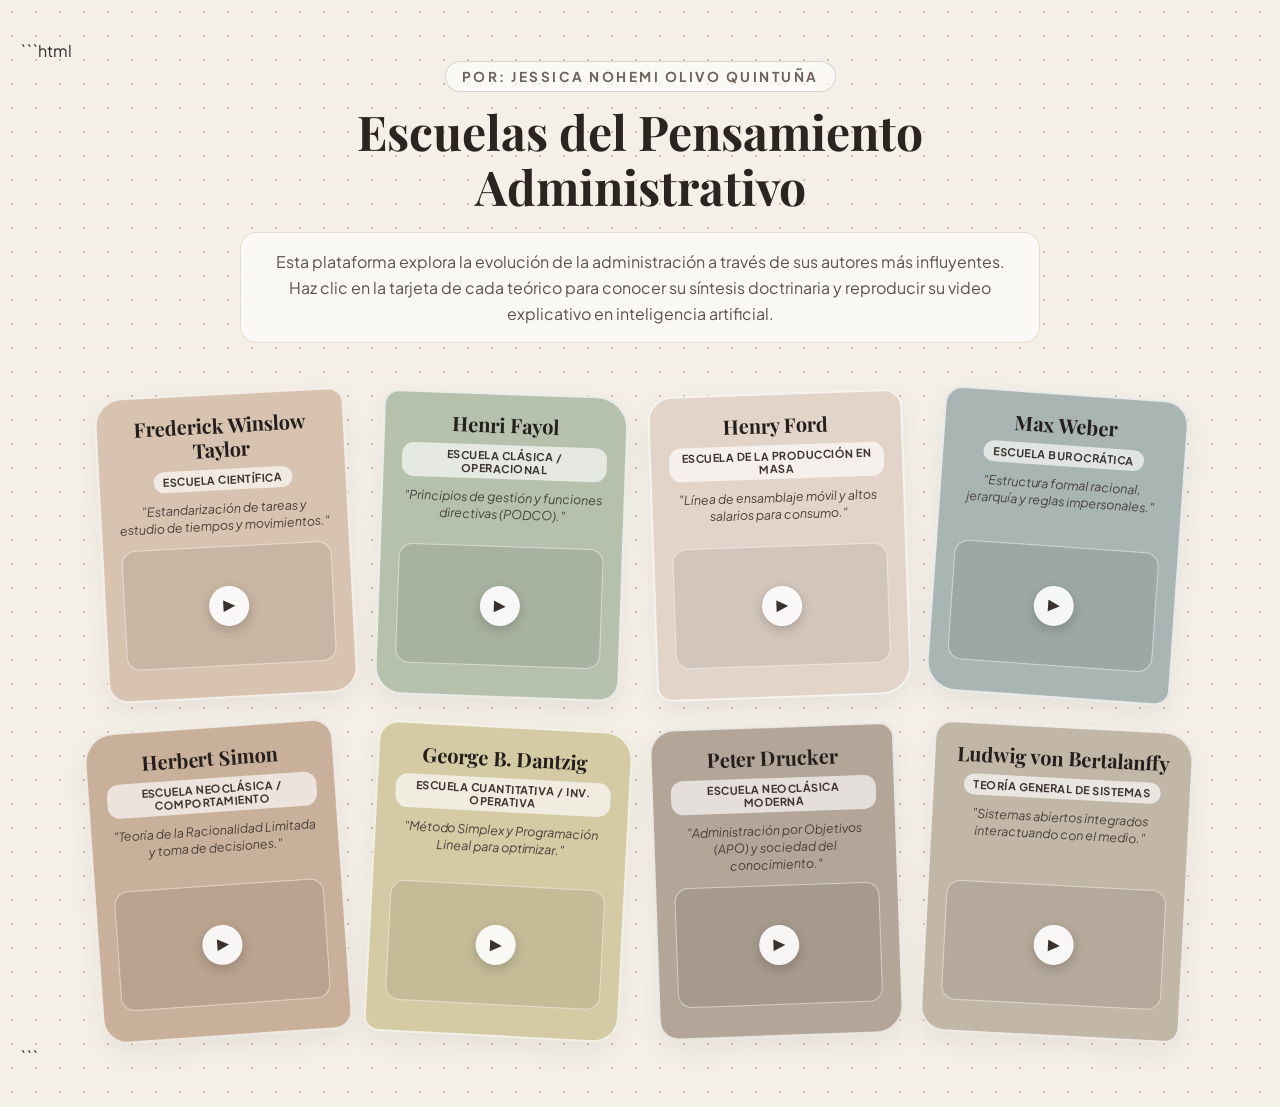
<file: index.html>
```html
<!DOCTYPE html>
<html lang="es">

<head>
<meta charset="UTF-8">
<meta name="viewport" content="width=device-width, initial-scale=1.0">

<title>Escuelas del Pensamiento Administrativo - Jessica Olivo</title>

<link href="https://fonts.googleapis.com/css2?family=Playfair+Display:ital,wght@0,600;0,700;1,400&family=Plus+Jakarta+Sans:wght@400;500;600;700&display=swap" rel="stylesheet">

<style>

/* =========================================================
   CONFIGURACIÓN GENERAL
========================================================= */

:root {
    --bg-color: #f4f0e8;
    --card-text: #2c2927;

    --c1: #d8c3b0;
    --c2: #b5c0ad;
    --c3: #e2d4c9;
    --c4: #a8b5b2;
    --c5: #c9b09a;
    --c6: #d4caa3;
    --c7: #b3a598;
    --c8: #c2b6a6;
}

* {
    box-sizing: border-box;
    margin: 0;
    padding: 0;
}

body {
    font-family: 'Plus Jakarta Sans', sans-serif;

    background-color: var(--bg-color);

    background-image:
        radial-gradient(#ccbfae 1.2px, transparent 1.2px);

    background-size: 24px 24px;

    color: var(--card-text);

    min-height: 100vh;

    padding: 40px 20px;
}


/* =========================================================
   ENCABEZADO
========================================================= */

header {
    text-align: center;
    max-width: 800px;
    margin: 0 auto 40px auto;
}

.author-credit {
    font-size: 0.85rem;
    text-transform: uppercase;
    letter-spacing: 2.5px;
    font-weight: 700;

    color: #6e625a;

    margin-bottom: 12px;

    display: inline-block;

    background: rgba(255,255,255,0.6);

    padding: 6px 16px;

    border-radius: 20px;

    border: 1px solid rgba(140,127,118,0.3);
}

header h1 {
    font-family: 'Playfair Display', serif;

    font-size: 3rem;

    font-weight: 700;

    color: #2b2522;

    line-height: 1.15;

    animation: floatTitle 4s ease-in-out infinite;

    display: inline-block;
}

@keyframes floatTitle {

    0%, 100% {
        transform: translateY(0);
    }

    50% {
        transform: translateY(-7px);
    }
}

.intro-box {
    margin-top: 18px;

    font-size: 1rem;

    color: #5c524c;

    line-height: 1.6;

    background: rgba(255,255,255,0.55);

    padding: 16px 24px;

    border-radius: 16px;

    border: 1px solid rgba(216,195,176,0.5);

    backdrop-filter: blur(4px);
}


/* =========================================================
   TABLERO
========================================================= */

.collage-board {
    max-width: 1200px;

    margin: 0 auto;

    display: flex;

    flex-wrap: wrap;

    justify-content: center;

    align-items: stretch;

    gap: 28px;

    padding: 10px;
}


/* =========================================================
   TARJETAS
========================================================= */

.author-card {
    position: relative;

    padding: 18px;

    cursor: pointer;

    box-shadow:
        0 10px 25px rgba(70,60,50,0.08);

    transition:
        all 0.35s cubic-bezier(0.25,1,0.5,1);

    display: flex;

    flex-direction: column;

    justify-content: space-between;

    border: 2px solid rgba(255,255,255,0.7);

    color: #332d29;
}

.author-card:hover {
    transform:
        translateY(-8px)
        scale(1.04)
        rotate(0deg) !important;

    z-index: 10;

    box-shadow:
        0 20px 35px rgba(70,60,50,0.16);
}


/* =========================================================
   INFORMACIÓN
========================================================= */

.card-header-info {
    text-align: center;
    width: 100%;
}

.author-card h3 {
    font-family: 'Playfair Display', serif;

    font-size: 1.25rem;

    text-align: center;

    line-height: 1.2;

    margin-bottom: 8px;

    color: #241f1d;

    transition:
        transform 0.3s,
        color 0.3s;

    display: inline-block;

    width: 100%;
}

.author-card:hover h3 {
    transform: scale(1.15);
    color: #000;
}

.school-tag {
    background:
        rgba(255,255,255,0.65);

    color: #3d3530;

    font-size: 0.68rem;

    padding: 4px 10px;

    border-radius: 12px;

    font-weight: 700;

    text-transform: uppercase;

    letter-spacing: 0.5px;

    display: inline-block;

    margin-bottom: 4px;
}

.concept-summary {
    font-size: 0.78rem;

    color: #4a423d;

    line-height: 1.35;

    margin-top: 6px;

    font-style: italic;
}


/* =========================================================
   MINIATURA
========================================================= */

.video-thumbnail-box {
    width: 100%;

    height: 120px;

    border-radius: 14px;

    background: rgba(0,0,0,0.07);

    margin: 12px 0;

    overflow: hidden;

    display: flex;

    justify-content: center;

    align-items: center;

    position: relative;

    border:
        1px solid rgba(255,255,255,0.5);
}

.video-thumbnail-box video {
    width: 100%;
    height: 100%;
    object-fit: cover;
    display: block;
}


/* =========================================================
   PLAY
========================================================= */

.play-icon-overlay {
    position: absolute;

    width: 40px;
    height: 40px;

    background:
        rgba(255,255,255,0.9);

    border-radius: 50%;

    display: flex;

    align-items: center;

    justify-content: center;

    font-size: 0.95rem;

    color: #38312d;

    box-shadow:
        0 4px 12px rgba(0,0,0,0.18);

    transition: all 0.25s ease;
}

.author-card:hover .play-icon-overlay {
    transform: scale(1.15);

    background: white;

    color: #000;
}


/* =========================================================
   TARJETAS
========================================================= */

.card-1 {
    background: var(--c1);
    width: 250px;
    transform: rotate(-3deg);
    border-radius: 28px 15px 25px 20px;
}

.card-2 {
    background: var(--c2);
    width: 245px;
    transform: rotate(2deg);
    border-radius: 15px 32px 20px 28px;
}

.card-3 {
    background: var(--c3);
    width: 255px;
    transform: rotate(-2deg);
    border-radius: 25px 18px 30px 15px;
}

.card-4 {
    background: var(--c4);
    width: 245px;
    transform: rotate(4deg);
    border-radius: 18px 25px 15px 30px;
}

.card-5 {
    background: var(--c5);
    width: 250px;
    transform: rotate(-4deg);
    border-radius: 30px 20px 18px 25px;
}

.card-6 {
    background: var(--c6);
    width: 255px;
    transform: rotate(3deg);
    border-radius: 20px 28px 25px 15px;
}

.card-7 {
    background: var(--c7);
    width: 245px;
    transform: rotate(-2deg);
    border-radius: 25px 15px 28px 20px;
}

.card-8 {
    background: var(--c8);
    width: 260px;
    transform: rotate(3deg);
    border-radius: 18px 30px 15px 25px;
}


/* =========================================================
   VENTANA
========================================================= */

.overlay {
    position: fixed;

    top: 0;
    left: 0;

    width: 100vw;
    height: 100vh;

    background:
        rgba(30,26,24,0.65);

    backdrop-filter: blur(8px);

    display: none;

    justify-content: center;

    align-items: center;

    z-index: 1000;

    opacity: 0;

    transition:
        opacity 0.3s ease;
}

.overlay.active {
    display: flex;
    opacity: 1;
}


/* =========================================================
   CAJA
========================================================= */

.expanded-card {
    background: #faf8f5;

    width: 92%;

    max-width: 720px;

    max-height: 90vh;

    overflow-y: auto;

    border-radius: 24px;

    padding: 30px;

    position: relative;

    transform: scale(0.85);

    transition:
        transform 0.35s
        cubic-bezier(0.175,0.885,0.32,1.275);

    box-shadow:
        0 25px 50px rgba(0,0,0,0.25);

    border:
        1px solid #e8e2d8;
}

.overlay.active .expanded-card {
    transform: scale(1);
}


/* =========================================================
   CERRAR
========================================================= */

.close-btn {
    position: absolute;

    top: 18px;
    right: 22px;

    font-size: 1.6rem;

    background: none;

    border: none;

    cursor: pointer;

    color: #756a63;

    transition: color 0.2s;
}

.close-btn:hover {
    color: #2b2522;
}


/* =========================================================
   TEXTO
========================================================= */

.expanded-title {
    font-family:
        'Playfair Display',
        serif;

    font-size: 2rem;

    color: #38312d;

    padding-right: 40px;
}

.expanded-school {
    font-size: 0.85rem;

    font-weight: 700;

    color: #756a63;

    text-transform: uppercase;

    letter-spacing: 1px;

    margin-top: 2px;
}

.expanded-desc {
    font-size: 0.9rem;

    color: #4a423d;

    margin: 10px 0 18px 0;

    line-height: 1.5;
}


/* =========================================================
   VIDEO
========================================================= */

.video-player-box {
    width: 100%;

    border-radius: 16px;

    overflow: hidden;

    background: #1f1c1a;

    max-height: 500px;

    min-height: 180px;

    display: flex;

    justify-content: center;

    align-items: center;

    box-shadow:
        inset 0 0 10px rgba(0,0,0,0.5);
}

.video-player-box video {
    display: block;

    width: 100%;

    max-height: 500px;

    background: #000;
}


/* =========================================================
   ERROR
========================================================= */

.video-error {
    color: #e8d5c8;

    text-align: center;

    padding: 35px 20px;

    line-height: 1.6;

    font-size: 0.9rem;
}

.video-error strong {
    display: block;

    font-size: 1rem;

    margin-bottom: 8px;
}


/* =========================================================
   RESPONSIVE
========================================================= */

@media (max-width: 600px) {

    body {
        padding: 25px 10px;
    }

    header h1 {
        font-size: 2.2rem;
    }

    .intro-box {
        font-size: 0.9rem;
    }

    .collage-board {
        gap: 20px;
    }

    .author-card {
        width: 90% !important;
        max-width: 320px;
    }

    .expanded-card {
        width: 95%;
        padding: 22px;
    }

    .expanded-title {
        font-size: 1.6rem;
    }

    .video-player-box {
        max-height: 300px;
    }

    .video-player-box video {
        max-height: 300px;
    }
}

</style>

</head>


<body>


<header>

    <span class="author-credit">
        Por: Jessica Nohemi Olivo Quintuña
    </span>

    <h1>
        Escuelas del Pensamiento Administrativo
    </h1>

    <div class="intro-box">

        Esta plataforma explora la evolución de la administración
        a través de sus autores más influyentes. Haz clic en la tarjeta
        de cada teórico para conocer su síntesis doctrinaria y reproducir
        su video explicativo en inteligencia artificial.

    </div>

</header>



<main
    class="collage-board"
    id="collageBoard">
</main>



<div
    class="overlay"
    id="videoOverlay">

    <div class="expanded-card">

        <button
            class="close-btn"
            onclick="closeVideo()">
            ✕
        </button>

        <h2
            class="expanded-title"
            id="expTitle">
            Autor
        </h2>

        <p
            class="expanded-school"
            id="expSchool">
            Escuela / Corriente
        </p>

        <p
            class="expanded-desc"
            id="expDesc">
            Descripción.
        </p>

        <div
            class="video-player-box"
            id="videoContainer">
        </div>

    </div>

</div>



<script>

/* =========================================================
   VIDEOS
=========================================================

   IMPORTANTE:

   "./" significa:
   LA MISMA CARPETA DONDE ESTÁ ESTE index.html

   Como tus MP4 están en la raíz del repositorio,
   esta es la ruta correcta para GitHub Pages.

========================================================= */

const VIDEO_BASE = "./";


/* =========================================================
   AUTORES Y NOMBRES EXACTOS
========================================================= */

const authors = [

    {
        name: "Frederick Winslow Taylor",

        school: "Escuela Científica",

        concept:
        "Estandarización de tareas y estudio de tiempos y movimientos.",

        detail:
        "Padre de la Administración Científica. Enfocado en incrementar la eficiencia de la producción mediante la racionalización del trabajo operario.",

        video: "tylor.mp4"
    },


    {
        name: "Henri Fayol",

        school: "Escuela Clásica / Operacional",

        concept:
        "Principios de gestión y funciones directivas (PODCO).",

        detail:
        "Fundador de la Teoría Clásica. Concibió la organización desde la alta dirección y sistematizó las 5 funciones administrativas esenciales.",

        video: "henri.mp4"
    },


    {
        name: "Henry Ford",

        school: "Escuela de la Producción en Masa",

        concept:
        "Línea de ensamblaje móvil y altos salarios para consumo.",

        detail:
        "Revolucionó el sector industrial al aplicar la cadena de montaje automatizada, reduciendo costos y masificando el acceso al automóvil.",

        video: "henrry.mp4"
    },


    {
        name: "Max Weber",

        school: "Escuela Burocrática",

        concept:
        "Estructura formal racional, jerarquía y reglas impersonales.",

        detail:
        "Sociólogo que definió el modelo de burocracia ideal como la forma más racional y objetiva de organizar la gestión organizativa.",

        video: "max.mp4"
    },


    {
        name: "Herbert Simon",

        school: "Escuela Neoclásica / Comportamiento",

        concept:
        "Teoría de la Racionalidad Limitada y toma de decisiones.",

        detail:
        "Premio Nobel de Economía. Demostró que el ser humano toma decisiones satisfactorias y no perfectamente óptimas debido a sus límites cognitivos.",

        video: "herbet.mp4"
    },


    {
        name: "George B. Dantzig",

        school: "Escuela Cuantitativa / Inv. Operativa",

        concept:
        "Método Simplex y Programación Lineal para optimizar.",

        detail:
        "Matemático clave de la investigación operativa. Formuló el método Simplex para resolver modelos complejos de optimización de recursos.",

        video: "George Dantzig Retrato Educativo.mp4"
    },


    {
        name: "Peter Drucker",

        school: "Escuela Neoclásica Moderna",

        concept:
        "Administración por Objetivos (APO) y sociedad del conocimiento.",

        detail:
        "Considerado el padre de la administración moderna. Puso el foco estratégico en los objetivos, los colaboradores y la innovación orientada al cliente.",

        video: "peter.mp4"
    },


    {
        name: "Ludwig von Bertalanffy",

        school: "Teoría General de Sistemas",

        concept:
        "Sistemas abiertos integrados interactuando con el medio.",

        detail:
        "Biólogo que aportó el enfoque sistémico a las organizaciones, concibiéndolas como un todo interconectado que intercambia materia e información con su entorno.",

        video: "bertt.mp4"
    }

];



/* =========================================================
   CREAR TARJETAS
========================================================= */

const board =
document.getElementById("collageBoard");


function renderBoard() {

    board.innerHTML = "";

    authors.forEach(function(author, index) {

        const card =
        document.createElement("div");

        card.className =
        "author-card card-" + (index + 1);

        card.onclick =
        function() {
            playAuthorVideo(index);
        };


        card.innerHTML = `

            <div class="card-header-info">

                <h3>
                    ${author.name}
                </h3>

                <span class="school-tag">
                    ${author.school}
                </span>

                <p class="concept-summary">
                    "${author.concept}"
                </p>

            </div>


            <div class="video-thumbnail-box">

                <video
                    src="${VIDEO_BASE + encodeURIComponent(author.video)}"
                    preload="metadata"
                    muted
                    playsinline>
                </video>

                <div class="play-icon-overlay">
                    ▶
                </div>

            </div>

        `;


        board.appendChild(card);

    });

}



/* =========================================================
   ABRIR VIDEO
========================================================= */

function playAuthorVideo(index) {

    const author =
    authors[index];


    const videoURL =
    VIDEO_BASE + encodeURIComponent(author.video);


    document.getElementById("expTitle").textContent =
    author.name;


    document.getElementById("expSchool").textContent =
    author.school;


    document.getElementById("expDesc").textContent =
    author.detail;


    const container =
    document.getElementById("videoContainer");


    container.innerHTML = `

        <video
            id="mainVideo"
            controls
            autoplay
            playsinline
            preload="auto">

            <source
                src="${videoURL}"
                type="video/mp4">

            Tu navegador no puede reproducir este video.

        </video>

    `;


    const video =
    document.getElementById("mainVideo");


    /* =====================================================
       SI EL VIDEO NO CARGA
    ===================================================== */

    video.addEventListener(
        "error",
        function() {

            container.innerHTML = `

                <div class="video-error">

                    <strong>
                        ⚠️ No se pudo cargar este video
                    </strong>

                    Archivo:
                    <b>${author.video}</b>

                    <br><br>

                    Comprueba que ese nombre sea exactamente
                    igual al que aparece en GitHub.

                </div>

            `;

        }
    );


    document
        .getElementById("videoOverlay")
        .classList.add("active");

}



/* =========================================================
   CERRAR
========================================================= */

function closeVideo() {

    document.getElementById("videoContainer").innerHTML = "";

    document
        .getElementById("videoOverlay")
        .classList.remove("active");

}



/* =========================================================
   CERRAR AL HACER CLIC FUERA
========================================================= */

document
.getElementById("videoOverlay")
.addEventListener(
    "click",
    function(event) {

        if (event.target === this) {
            closeVideo();
        }

    }
);



/* =========================================================
   ESC
========================================================= */

document.addEventListener(
    "keydown",
    function(event) {

        if (event.key === "Escape") {
            closeVideo();
        }

    }
);



/* =========================================================
   INICIAR
========================================================= */

renderBoard();

</script>

</body>
</html>
```
</file>
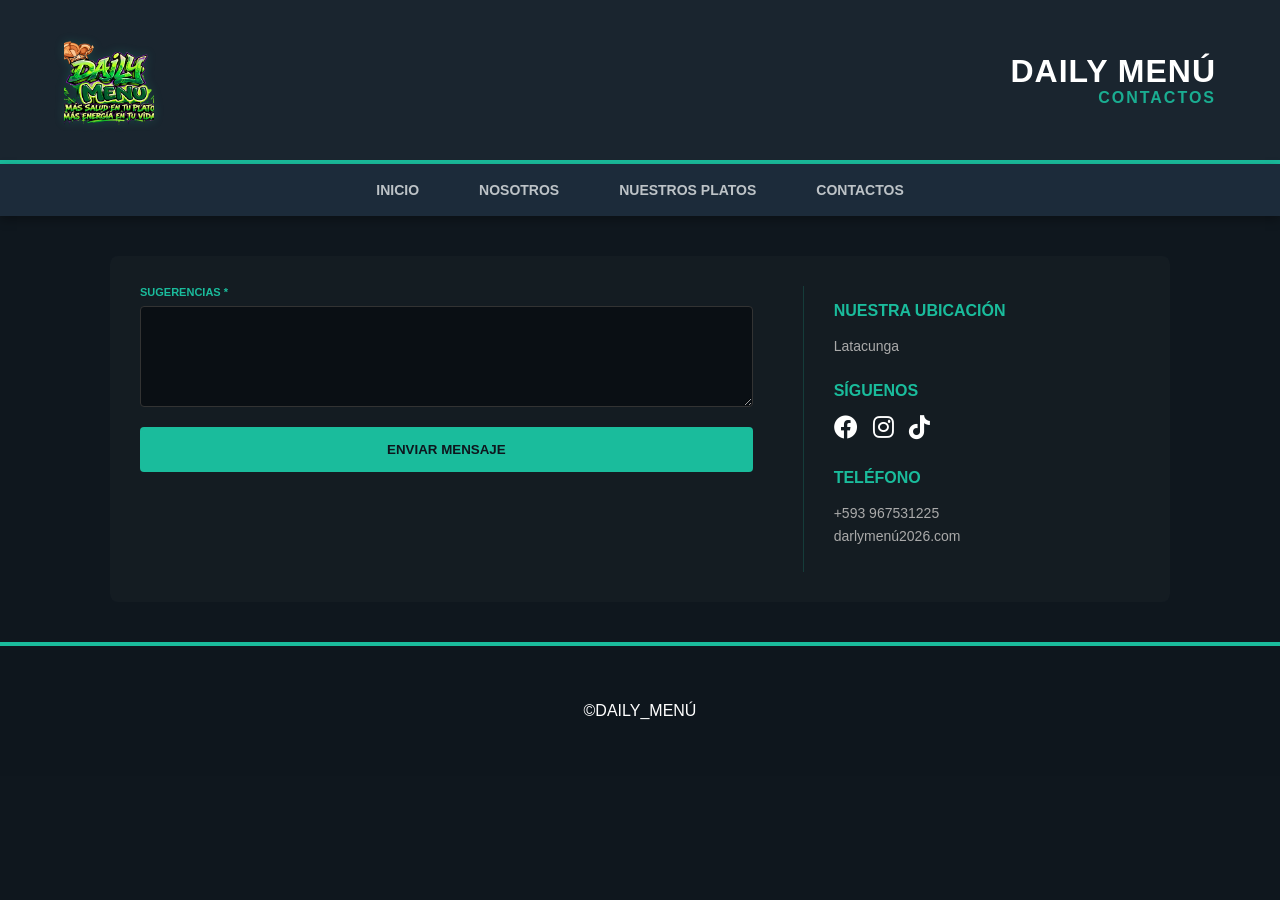
<file: contactos.html>
<!DOCTYPE HTML PUBLIC "-//W3C//DTD HTML 4.01 Transitional//EN" "http://www.w3.org/TR/html4/loose.dtd">
<html>
<head>
<meta http-equiv="Content-Type" content="text/html; charset=utf-8">
<title>DAILY MENÚ</title>
<link href="estilos.css" rel="stylesheet" type="text/css">
<link rel="stylesheet" href="https://cdnjs.cloudflare.com/ajax/libs/font-awesome/6.0.0/css/all.min.css">
<style>
    body { font-family: sans-serif; background: #0e161d; color: white; margin: 0; }
    .contacto-wrapper { 
        display: flex; 
        max-width: 1000px; 
        margin: 40px auto; 
        padding: 30px; 
        gap: 50px;
        background: rgba(255,255,255,0.02);
        border-radius: 8px;
    }
    .form-side { flex: 2; }
    .info-side { flex: 1; border-left: 1px solid #1abc9c33; padding-left: 30px; }
    .input-group { margin-bottom: 20px; }
    .input-group label { display: block; font-size: 11px; color: #1abc9c; font-weight: bold; margin-bottom: 8px; text-transform: uppercase; }
    .input-group input, .input-group textarea { 
        width: 100%; border: 1px solid #333; background: #0a0f14; padding: 12px; 
        box-sizing: border-box; outline: none; color: white; border-radius: 4px;
    }
    .input-group input:focus, .input-group textarea:focus { border-color: #1abc9c; }
     .btn-submit { 
        background: #1abc9c; color: #0e161d; border: none; padding: 15px 30px; 
        text-transform: uppercase; font-weight: bold; cursor: pointer; border-radius: 4px; width: 100%;
    }
    .btn-submit:hover { background: #16a085; }
    .info-side h3 { color: #1abc9c; font-size: 16px; margin-bottom: 15px; }
    .info-side p { font-size: 14px; color: #aaa; line-height: 1.6; margin-bottom: 25px; }
    .social-icons { display: flex; gap: 15px; margin-top: 10px; }
    .social-icons a { 
        color: white; font-size: 24px; text-decoration: none; transition: 0.3s; 
    }
    .social-icons a:hover { color: #1abc9c; transform: translateY(-3px); }
</style>
</head>
<body>
<div id="wrapper">
    <div id="header">
        <div id="logo-container"><img src="1792723651205.png" id="logo-imagen"></div>
        <div id="titulo-container">
            <h1>DAILY MENÚ</h1>
            <p id="sub-txt">CONTACTOS</p>
        </div>
    </div>
    <div id="nav">
        <a href="index.html">INICIO</a>
        <a href="directorio.html">NOSOTROS</a>
         <a href="sistemadegestion.html">NUESTROS PLATOS</a>
        <a href="contactos.html">CONTACTOS</a>
    </div>
    <div class="contacto-wrapper">
        <div class="form-side">
        
            <div class="input-group">
                <label>SUGERENCIAS *</label>
                <textarea id="msg" rows="5"></textarea>
            </div>
            <button class="btn-submit" onclick="enviar()">Enviar Mensaje</button>
        </div>
        <div class="info-side">
            <h3>NUESTRA UBICACIÓN</h3>
            <p>Latacunga <br></p>
            <h3>SÍGUENOS</h3>
            <div class="social-icons">
                <a href="https://www.facebook.com/incoreacablesec/" target="_blank" title="Facebook"><i class="fab fa-facebook"></i></a>
                <a href="https://www.instagram.com/daily_menu1/" target="_blank" title="Instagram"><i class="fab fa-instagram"></i></a>
                <a href="https://www.tiktok.com/@daily_men3" target="_blank" title="TikTok"><i class="fab fa-tiktok"></i></a>
               </div>
 <h3 style="margin-top:30px;">TELÉFONO</h3>
            <p>+593 967531225<br>darlymenú2026.com</p>
        </div>
    </div>
     <div id="footer"><p>&copy;DAILY_MENÚ</p></div>
</div>
<script>
    function enviar() {
        const n = document.getElementById('nom').value;
        if(!n) return alert("Completa el formulario.");
        alert("¡Gracias " + n + "! Hemos recibido tu mensaje.");
        location.reload();
    }
</script>
</body>
</html>
</file>
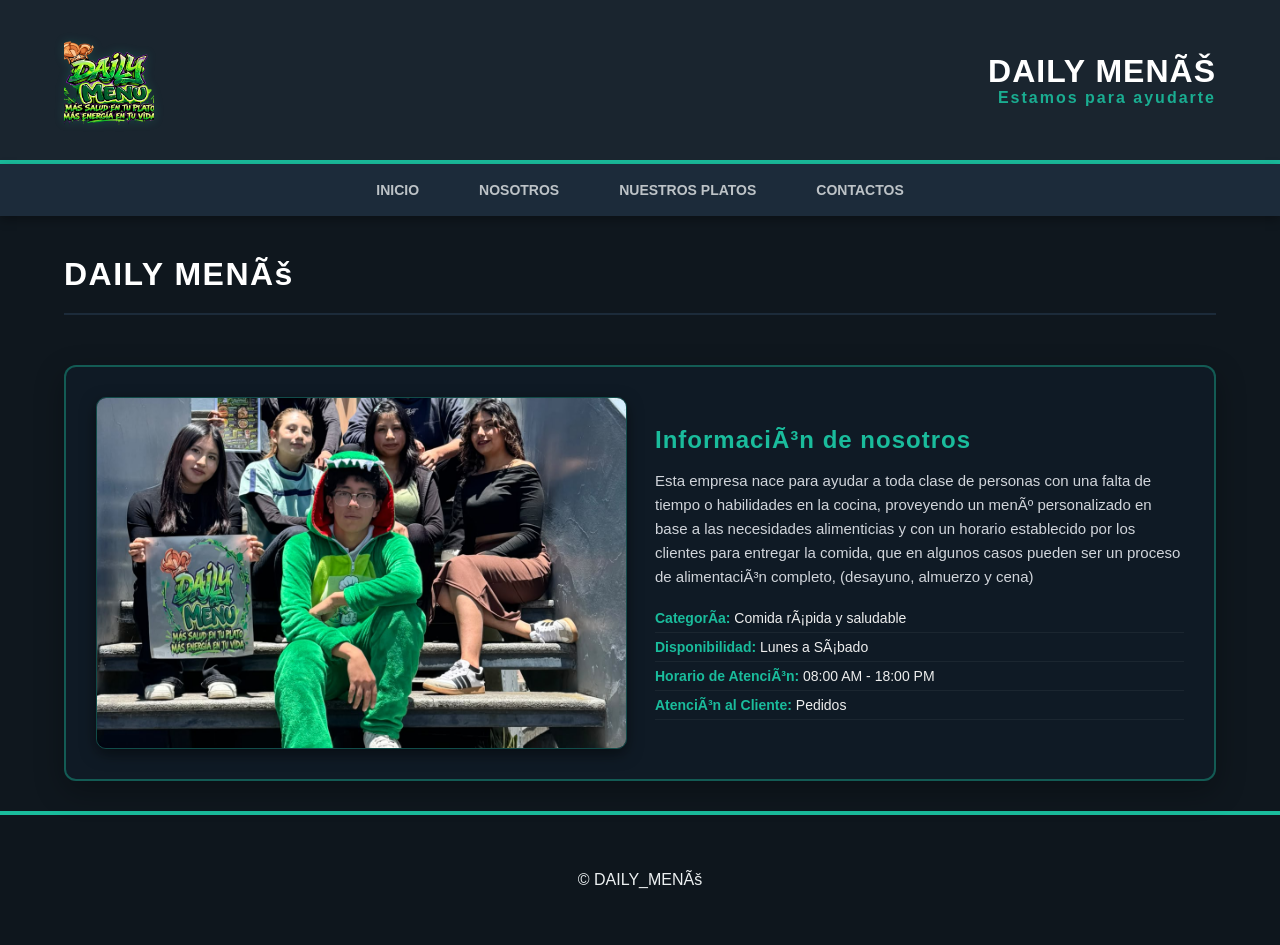
<file: directorio.html>
<!DOCTYPE HTML PUBLIC "-//W3C//DTD HTML 4.01 Transitional//EN" "http://www.w3.org/TR/html4/loose.dtd">
<html>
<head>
<meta http-equiv="Content-Type" content="text/html; charset=iso-8859-1">
<title>DAILY MENÚ</title>
<link href="estilos.css" rel="stylesheet" type="text/css">
<style>
    /* NUEVA SECCIÓN DIRECTORIO (Doble columna: Imagen + Texto) */
    .seccion-directorio {
        margin: 30px 5%;
        background: rgba(17, 29, 40, 0.75);
        backdrop-filter: blur(16px);
        -webkit-backdrop-filter: blur(16px);
        border: 2px solid rgba(26, 188, 156, 0.4);
        border-radius: 12px;
        padding: 30px;
        box-shadow: 0 10px 30px rgba(0, 0, 0, 0.3);
        display: flex;
        align-items: center;
        gap: 30px;
    }

    .directorio-col-imagen {
        flex: 1;
        max-width: 50%;
    }

    .directorio-col-imagen img {
        width: 100%;
        height: 350px;
        object-fit: cover;
        border-radius: 10px;
        border: 1px solid rgba(26, 188, 156, 0.3);
        box-shadow: 0 5px 15px rgba(0,0,0,0.5);
    }

    .directorio-col-texto {
        flex: 1;
        color: #ffffff;
        font-family: 'Segoe UI', sans-serif;
    }

    .directorio-col-texto h3 {
        color: #1abc9c;
        font-size: 24px;
        margin-top: 0;
        margin-bottom: 15px;
        letter-spacing: 1px;
    }

    .directorio-col-texto p {
        color: #d1d5db;
        font-size: 15px;
        line-height: 1.6;
        margin-bottom: 15px;
    }

    .directorio-col-texto ul {
        list-style: none;
        padding: 0;
        margin: 0;
    }

    .directorio-col-texto ul li {
        padding: 6px 0;
        color: #eee;
        font-size: 14px;
        border-bottom: 1px solid rgba(255, 255, 255, 0.05);
    }

    .directorio-col-texto ul li span {
        color: #1abc9c;
        font-weight: bold;
    }

    /* Adaptación para pantallas pequeñas / teléfonos */
    @media (max-width: 768px) {
        .seccion-directorio {
            flex-direction: column;
            padding: 20px;
        }
        .directorio-col-imagen {
            max-width: 100%;
            width: 100%;
        }
        .directorio-col-imagen img {
            height: 250px;
        }
    }
</style>
</head>
<body>
<div id="wrapper">
    <div id="header">
        <div id="logo-container"><img src="1792723651205.png" id="logo-imagen" alt="Logo"></div>
        <div id="titulo-container">
            <h1>DAILY MENÚ</h1>
            <p>Estamos para ayudarte</p>
        </div>
    </div>

    <div id="nav">
        <a href="index.html">INICIO</a>
        <a href="directorio.html">NOSOTROS</a>
        <a href="sistemadegestion.html">NUESTROS PLATOS</a>
        <a href="contactos.html">CONTACTOS</a>
    </div>

    <div id="comentarios-container" style="padding: 40px 5% 10px 5%;">
        <div class="comentarios-header" style="border-bottom: 2px solid #1c2b3a; padding-bottom: 20px; margin-bottom: 10px;">
            <h2 style="color: #ffffff; letter-spacing: 1.5px; margin: 0; font-family: 'Segoe UI', sans-serif; font-weight: 800; font-size: 32px;">DAILY MENÚ</h2>
            <p style="color: #1abc9c; margin-top: 5px; font-weight: 600; letter-spacing: 0.8px; font-size: 15px;"></p>
        </div>
    </div>

    <!-- NUEVA ESTRUCTURA DE DIRECTORIO: IMAGEN A UN LADO Y TEXTO AL OTRO -->
    <div class="seccion-directorio">
        
        <!-- COLUMNA IZQUIERDA: IMAGEN -->
        <div class="directorio-col-imagen">
            <img src="grupo.jfif" alt="Imagen Directorio">
        </div>

        <!-- COLUMNA DERECHA: TEXTO -->
        <div class="directorio-col-texto">
            <h3>Información de nosotros</h3>
            <p>
            Esta empresa nace para ayudar a toda clase de personas con una falta de tiempo o habilidades en la cocina, proveyendo un menú personalizado en base a las necesidades alimenticias y con un horario establecido por los clientes para entregar la comida, que en algunos casos pueden ser un proceso de alimentación completo, (desayuno, almuerzo y cena)
            </p>
            <ul>
                <li><span>Categoría:</span> Comida rápida y saludable</li>
                <li><span>Disponibilidad:</span> Lunes a Sábado</li>
                <li><span>Horario de Atención:</span> 08:00 AM - 18:00 PM</li>
                <li><span>Atención al Cliente:</span> Pedidos</li>
            </ul>
        </div>

    </div>

    <div id="footer" style="clear: both; padding: 40px; text-align: center; background: #0e161d; border-top: 4px solid #1abc9c;">
        <p>&copy; DAILY_MENÚ</p>
    </div>
</div>
</body>
</html>
</file>
<file: estilos.css>
/* ============================================================
   1. REGLAS BASE Y RESET
   ============================================================ */
body, html { 
    margin: 0; padding: 0; 
    font-family: 'Segoe UI', Roboto, Helvetica, Arial, sans-serif !important; 
    background-color: #0f171e !important; /* Un tono m�s oscuro para resaltar el cristal */
    color: #ecf0f1; 
    scroll-behavior: smooth; 
}

/* ============================================================
   2. ESTRUCTURA (HEADER, NAV, FOOTER)
   ============================================================ */
#header { 
    background-color: #1a252f !important; 
    padding: 20px 5%;
    border-bottom: 4px solid #1abc9c; 
    display: flex; 
    justify-content: space-between; 
    align-items: center; 
    height: 120px;
    overflow: hidden;
}

#logo-container, .logo-indi { 
    display: flex; 
    align-items: center; 
    animation: latidoSutilLogo 5s ease-in-out infinite; 
}

#logo-imagen { 
    height: 90px; 
    width: auto; 
    filter: drop-shadow(0 0 5px rgba(26, 188, 156, 0.2)); 
}

#titulo-container { 
    text-align: right; 
    line-height: 1.1;
    animation: slideInRight 1.5s ease-out forwards; 
}

#titulo-container h1 { 
    margin: 0; 
    font-size: 32px; 
    color: #ffffff !important; 
    text-transform: uppercase; 
    letter-spacing: 1px;
    animation: respiracionLetras 4s ease-in-out infinite; 
    display: inline-block; 
}

#titulo-container p { 
    margin: 0; 
    font-size: 16px; 
    color: #1abc9c !important; 
    font-weight: bold;
    letter-spacing: 2px;
    opacity: 0.9;
}

#nav { 
    background: #1c2b3a; 
    display: flex; 
    justify-content: center; 
    box-shadow: 0 4px 10px rgba(0,0,0,0.3);
}

#nav a { 
    color: #bdc3c7 !important; 
    padding: 18px 30px; 
    text-decoration: none; 
    font-weight: bold; 
    font-size: 14px;
    transition: 0.3s cubic-bezier(0.4, 0, 0.2, 1); 
}

#nav a:hover { 
    background: #1abc9c !important; 
    color: white !important; 
}

#footer {
    clear: both; 
    padding: 40px; 
    text-align: center; 
    background: #0e161d; 
    border-top: 4px solid #1abc9c;
}

/* ============================================================
   3. HERO Y ELEMENTOS DIN�MICOS
   ============================================================ */
.hero-dinamico {
    padding: 60px 5%;
    display: flex; 
    flex-direction: column; 
    align-items: center; 
    text-align: center;
}

.hero-overlay h2 {
    font-size: 48px; 
    color: #ffffff; 
    font-weight: 900; 
    text-transform: uppercase;
    display: inline-block; 
    animation: brilloLatido 3s ease-in-out infinite, flotar 4s ease-in-out infinite;
}

.btn-brillante { 
    background: #1abc9c; 
    color: white !important; 
    padding: 14px 35px; 
    border-radius: 8px; /* Bordes m�s modernos que el �valo */
    text-decoration: none; 
    font-weight: bold; 
    text-transform: uppercase; 
    font-size: 13px; 
    border: none; 
    cursor: pointer;
    box-shadow: 0 5px 15px rgba(26, 188, 156, 0.3);
    transition: 0.3s;
}

.btn-brillante:hover {
    background: #17d3ad;
    transform: translateY(-2px);
    box-shadow: 0 8px 20px rgba(26, 188, 156, 0.5);
}

/* ============================================================
   4. SECCI�N DE TARJETAS (REFINADO GLASSMORPISM)
   ============================================================ */
.servicios-grid { 
    display: flex; 
    flex-wrap: wrap; 
    justify-content: center; 
    gap: 30px; 
    padding: 50px 5%; 
}

.servicio-card-pro { 
    background: rgba(44, 62, 80, 0.4) !important; /* Efecto Cristal Transparente */
    backdrop-filter: blur(12px); /* Desenfoque de fondo elegante */
    -webkit-backdrop-filter: blur(12px);
    border: 1px solid rgba(255, 255, 255, 0.1) !important; 
    border-left: 5px solid #1abc9c !important; /* Detalle lateral de marca */
    border-radius: 16px; 
    width: calc(33.33% - 25px); 
    min-width: 300px;
    padding: 40px 30px; 
    text-align: center; 
    display: flex; 
    flex-direction: column; 
    justify-content: space-between; 
    transition: all 0.4s cubic-bezier(0.175, 0.885, 0.32, 1.275); 
    box-shadow: 0 10px 30px rgba(0,0,0,0.3); 
    min-height: 450px; 
    box-sizing: border-box;
}

.servicio-card-pro:hover {
    transform: scale(1.03) translateY(-10px);
    background: rgba(44, 62, 80, 0.6) !important;
    border-color: rgba(26, 188, 156, 0.5) !important;
    box-shadow: 0 20px 40px rgba(0,0,0,0.5);
}

.servicio-card-pro h4 {
    font-family: 'Segoe UI', sans-serif !important;
    font-size: 1.8rem;
    font-weight: 800;
    color: #ffffff !important;
    margin: 0 0 15px 0;
    letter-spacing: 0.5px;
    transition: color 0.3s;
}

.servicio-card-pro:hover h4 {
    color: #1abc9c !important;
}

/* Resaltado espec�fico para cuando vienes de la bandeja */
.resaltar-tarjeta {
    border: 3px solid #1abc9c !important;
    box-shadow: 0 0 30px rgba(26, 188, 156, 0.6) !important;
    animation: pulso-brillo 2s infinite;
}

/* ============================================================
   5. BANDEJA DE COMENTARIOS Y TABLAS
   ============================================================ */
.comentarios-header {
    display: flex;
    justify-content: space-between;
    align-items: center;
    margin-bottom: 30px;
    border-bottom: 2px solid #34495e;
    padding-bottom: 15px;
}

.tabla-wrapper {
    background: rgba(44, 62, 80, 0.5);
    backdrop-filter: blur(10px);
    border-radius: 15px;
    overflow: hidden;
    border: 1px solid rgba(255,255,255,0.05);
}

.tabla-gestion th {
    background: #1c2b3a;
    color: #1abc9c;
    padding: 18px;
    text-transform: uppercase;
    font-size: 12px;
}

.fila-dinamica:hover {
    background: rgba(26, 188, 156, 0.08);
}

.badge {
    padding: 6px 15px;
    border-radius: 6px;
    font-size: 11px;
    font-weight: bold;
}

.recibido { background: #f1c40f; color: #000; }
.visto { background: #2ecc71; color: #fff; }

/* ============================================================
   6. ANIMACIONES
   ============================================================ */
@keyframes latidoSutilLogo {
    0%, 100% { transform: scale(1); filter: drop-shadow(0 0 5px rgba(26, 188, 156, 0.2)); }
    50% { transform: scale(1.03); filter: drop-shadow(0 0 15px rgba(26, 188, 156, 0.5)); }
}

@keyframes slideInRight {
    from { transform: translateX(50px); opacity: 0; }
    to { transform: translateX(0); opacity: 1; }
}

@keyframes respiracionLetras {
    0%, 100% { transform: scale(1); }
    50% { transform: scale(1.02); text-shadow: 0 0 15px rgba(26, 188, 156, 0.4); }
}

@keyframes brilloLatido {
    0%, 100% { color: #ffffff; text-shadow: none; }
    50% { color: #1abc9c; text-shadow: 0 0 15px rgba(26, 188, 156, 0.7); }
}

@keyframes flotar {
    0%, 100% { transform: translateY(0); }
    50% { transform: translateY(-15px); }
}

@keyframes pulso-brillo {
    0%, 100% { box-shadow: 0 0 15px #1abc9c; }
    50% { box-shadow: 0 0 35px #1abc9c; }
}
</file>
